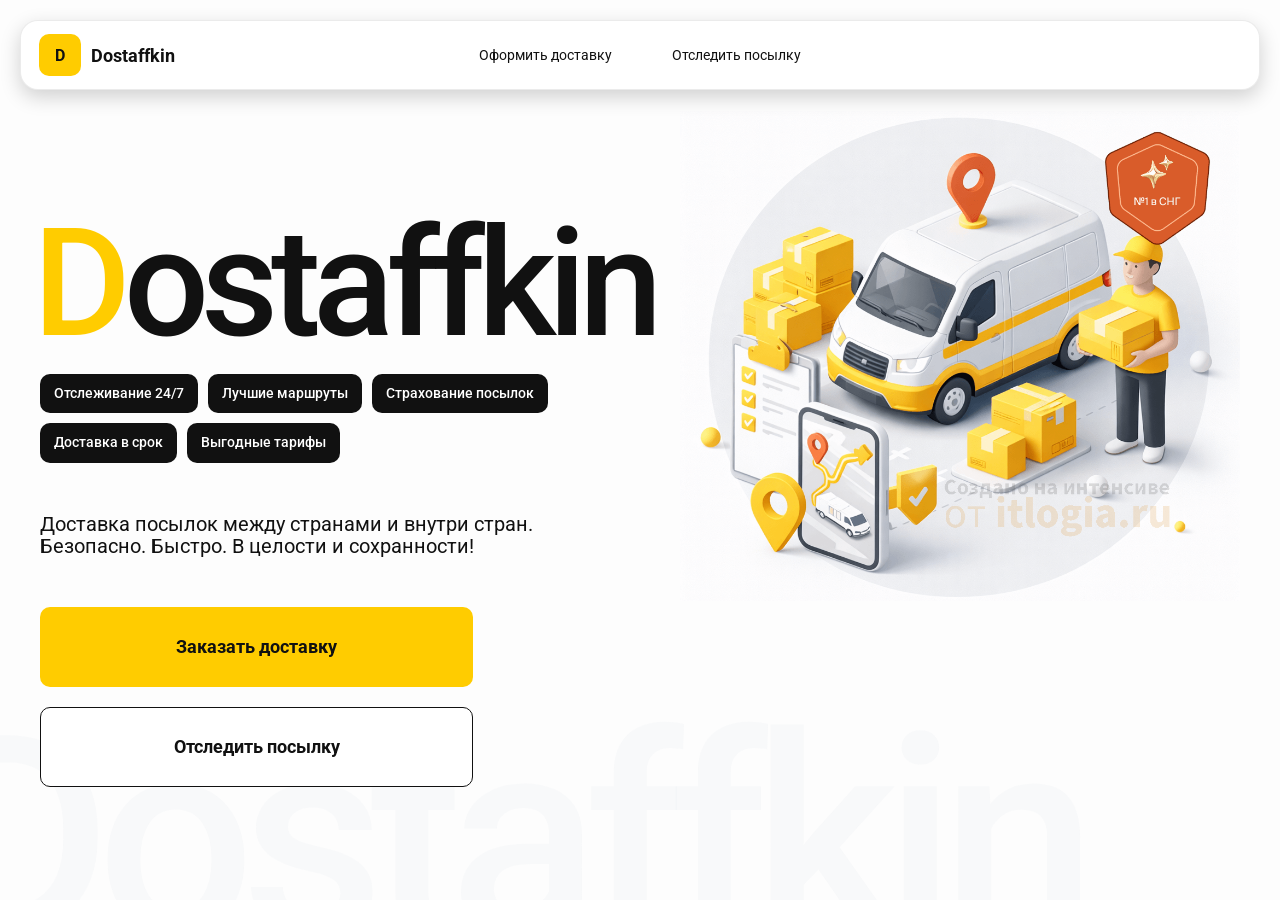
<file: index.html>
<!doctype html>
<html lang="ru">

<head>
    <meta charset="utf-8" />
    <meta name="viewport" content="width=device-width,initial-scale=1,maximum-scale=1,user-scalable=0" />
    <title>Dostaffkin — Доставка посылок между странами и внутри стран. Безопасно. Быстро. В целости и сохранности!
    </title>

    <link href="styles/base.css" rel="stylesheet" />
    <link href="styles/base_adaptive.css" rel="stylesheet" />
    <link href="styles/index.css" rel="stylesheet" />
    <link href="styles/index_adaptive.css" rel="stylesheet" />
</head>

<body>
    <div class="container">
        <header class="header">
            <a class="header-brand" href="#">
                <div class="header-logo">D</div>
                <div class="header-title">Dostaffkin</div>
            </a>
            <nav class="header-menu">
                <a class="header-link" href="./order.html">Оформить <span>доставку</span></a>
                <a class="header-link" href="./track.html">Отследить <span>посылку</span></a>
            </nav>
        </header>
        <main class="main">
            <section class="main-info">
                <div class="main-title">
                    <span>D</span>ostaffkin
                </div>
                <div class="main-features">
                    <div class="main-feature">Отслеживание 24/7</div>
                    <div class="main-feature">Лучшие маршруты</div>
                    <div class="main-feature">Страхование посылок</div>
                    <div class="main-feature">Доставка в срок</div>
                    <div class="main-feature">Выгодные тарифы</div>
                </div>
                <div class="main-description">
                    Доставка посылок между странами и внутри стран.
                    Безопасно. Быстро. В целости и сохранности!
                </div>
                <div class="main-actions">
                    <a class="button" type="button" href="./order.html">Заказать доставку</a>
                    <a class="button button-white" type="button" href="./track.html">Отследить посылку</a>
                </div>
            </section>
            <div class="main-title-ghost">Dostaffkin</div>
            <section class="main-image">
                <img src="images/main-image.png" alt="Main image" />
            </section>
        </main>
    </div>
</body>
</html>
</file>
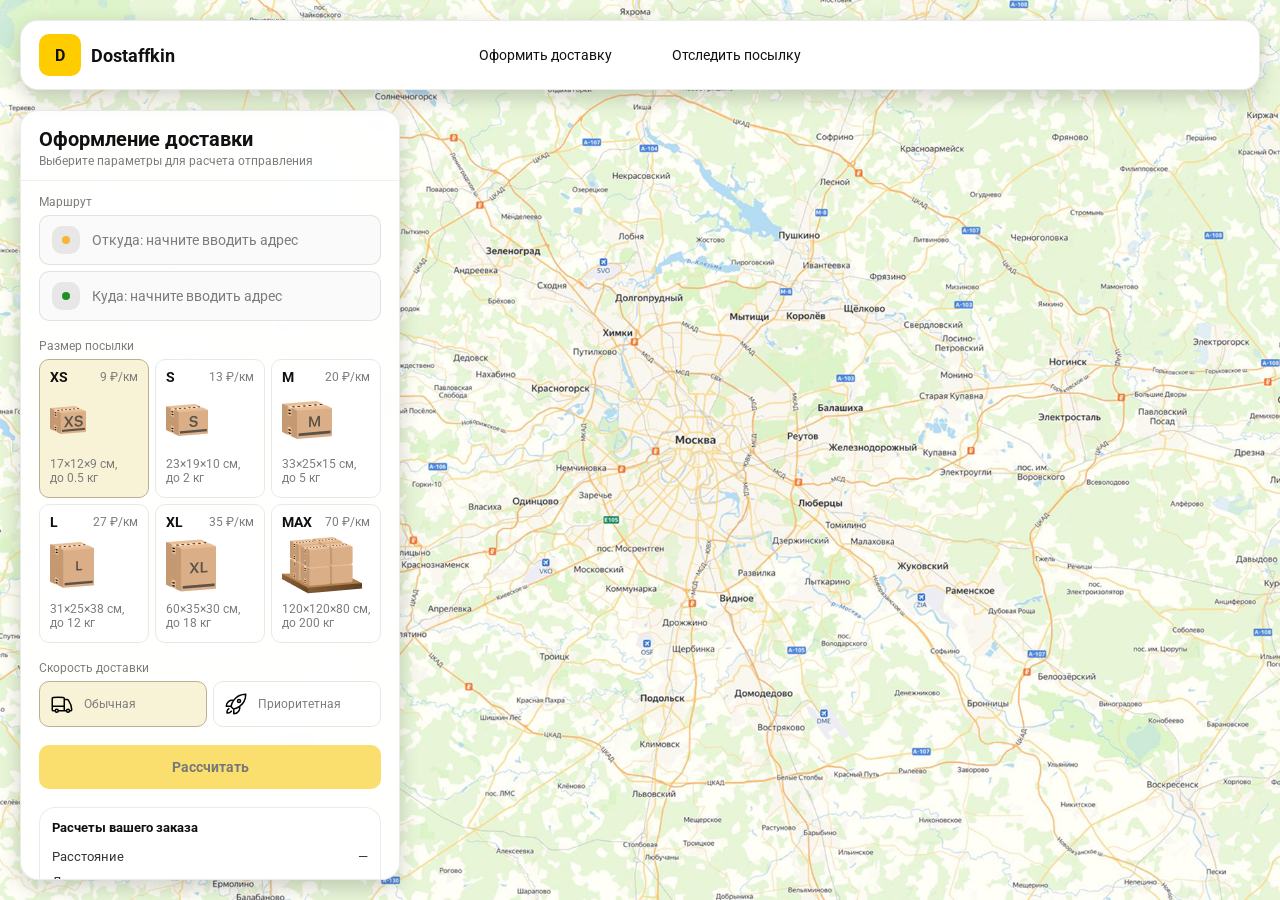
<file: order.html>
<!doctype html>
<html lang="ru">

<head>
    <meta charset="utf-8" />
    <meta name="viewport" content="width=device-width,initial-scale=1,maximum-scale=1,user-scalable=0" />
    <title>Оформление доставки</title>

    <link rel="stylesheet" href="styles/base.css" />
    <link rel="stylesheet" href="styles/base_adaptive.css" />

    <link rel="stylesheet" href="styles/order.css" />
    <link rel="stylesheet" href="styles/order_adaptive.css" />
</head>

<body>
    <div id="map"></div>
    <header class="header">
        <a class="header-brand" href="./index.html">
            <div class="header-logo">D</div>
            <div class="header-title">Dostaffkin</div>
        </a>
        <nav class="header-menu">
            <a class="header-link" href="#">Оформить <span>доставку</span></a>
            <a class="header-link" href="./track.html">Отследить <span>посылку</span></a>
        </nav>
    </header>

    <aside class="main" id="sidebar">
        <div class="main-header">
            <div class="main-title">Оформление доставки</div>
            <div class="main-text">Выберите параметры для расчета отправления</div>
        </div>
        <div class="main-content">
            <div class="main-route">
                <div class="main-block-title">Маршрут</div>
                <div class="main-fields">
                    <div class="main-field" id="fromField">
                        <div class="main-pin"></div>
                        <input id="from" placeholder="Откуда: начните вводить адрес" autocomplete="off" />
                        <div class="main-ac" id="fromAc" role="listbox" aria-label="Подсказки адресов"></div>
                    </div>

                    <div class="main-field" id="toField">
                        <div class="main-pin"></div>
                        <input id="to" placeholder="Куда: начните вводить адрес" autocomplete="off" />
                        <div class="main-ac" id="toAc" role="listbox" aria-label="Подсказки адресов"></div>
                    </div>
                </div>
            </div>
            <div class="main-package">
                <div class="main-block-title">Размер посылки</div>

                <div class="main-sizes">
                    <div class="main-size-card is-active" data-value="xs">
                        <div class="main-size-top">
                            <div class="main-size-label">XS</div>
                            <div class="main-size-rate">9 ₽/км</div>
                        </div>
                        <div class="main-size-media">
                            <img src="images/sizes/xs.png" alt="Короб XS" />
                        </div>
                        <div class="main-size-description">17×12×9 см,<br>до 0.5 кг</div>
                    </div>

                    <div class="main-size-card" data-value="s">
                        <div class="main-size-top">
                            <div class="main-size-label">S</div>
                            <div class="main-size-rate">13 ₽/км</div>
                        </div>
                        <div class="main-size-media">
                            <img src="images/sizes/s.png" alt="Короб S" />
                        </div>
                        <div class="main-size-description">23×19×10 см,<br>до 2 кг</div>
                    </div>

                    <div class="main-size-card" data-value="m">
                        <div class="main-size-top">
                            <div class="main-size-label">M</div>
                            <div class="main-size-rate">20 ₽/км</div>
                        </div>
                        <div class="main-size-media">
                            <img src="images/sizes/m.png" alt="Короб M" />
                        </div>
                        <div class="main-size-description">33×25×15 см,<br>до 5 кг</div>
                    </div>

                    <div class="main-size-card" data-value="l">
                        <div class="main-size-top">
                            <div class="main-size-label">L</div>
                            <div class="main-size-rate">27 ₽/км</div>
                        </div>
                        <div class="main-size-media">
                            <img src="images/sizes/l.png" alt="Короб L" />
                        </div>
                        <div class="main-size-description">31×25×38 см,<br>до 12 кг</div>
                    </div>

                    <div class="main-size-card" data-value="xl">
                        <div class="main-size-top">
                            <div class="main-size-label">XL</div>
                            <div class="main-size-rate">35 ₽/км</div>
                        </div>
                        <div class="main-size-media">
                            <img src="images/sizes/xl.png" alt="Короб XL" />
                        </div>
                        <div class="main-size-description">60×35×30 см,<br>до 18 кг</div>
                    </div>

                    <div class="main-size-card" data-value="max">
                        <div class="main-size-top">
                            <div class="main-size-label">MAX</div>
                            <div class="main-size-rate">70 ₽/км</div>
                        </div>
                        <div class="main-size-media main-size-media-palleta">
                            <img src="images/sizes/max.png" alt="Паллета" />
                        </div>
                        <div class="main-size-description">120×120×80 см,<br>до 200 кг</div>
                    </div>
                </div>
            </div>
            <div class="main-speed">
                <div class="main-block-title">Скорость доставки</div>

                <div class="main-speeds">
                    <div class="main-speed-card is-active" data-value="regular">
                        <img class="main-speed-media" src="images/icons/regular.svg" alt="Regular" />
                        <div class="main-speed-description">Обычная</div>
                    </div>
                    <div class="main-speed-card" data-value="fast">
                        <img class="main-speed-media" src="images/icons/fast.svg" alt="Fast" />
                        <div class="main-speed-description">Приоритетная</div>
                    </div>
                </div>
            </div>
            <div class="main-calculate-block">
                <button id="calc" class="button calculate-button" type="button" disabled>Рассчитать</button>
            </div>
            <div class="main-result" id="result">
                <div class="main-result-title">Расчеты вашего заказа</div>
                <div class="main-result-lines">
                    <div class="main-result-line"><span>Расстояние</span><span id="distanceValue">—</span></div>
                    <div class="main-result-line"><span>Доставим через</span><span id="durationValue">—</span></div>
                    <div class="main-result-line"><span>Тариф</span><span id="rateValue">—</span></div>
                </div>
                <div class="main-price">
                    <div class="main-price-label">Итого</div>
                    <div class="main-price-value" id="totalValue">—</div>
                </div>
            </div>
            <div class="main-order-box">
                <div class="main-order-form" id="orderForm">
                    <div class="main-order-title">Оформление доставки</div>
                    <div class="main-block-info-row">
                        <div class="main-block-title">Контакты</div>
                        <div class="order-fields">
                            <div class="main-field">
                                <input id="customerName" placeholder="Ваше имя" autocomplete="off" />
                            </div>
                            <div class="main-field">
                                <input id="customerPhone" placeholder="Ваш телефон" autocomplete="off"
                                    inputmode="tel" />
                            </div>
                        </div>
                    </div>
                    <div class="main-block-info-row extra-info">
                        <div class="main-block-title">Дополнительная информация</div>
                        <div class="main-field textarea">
                            <textarea id="comment" placeholder="Детали доставки и комментарии"></textarea>
                        </div>
                    </div>
                    <button id="submit" class="button main-submit-request" type="button" disabled>Отправить
                        заявку
                    </button>
                </div>

                <div class="main-order-success" id="orderSuccess">
                    <div class="main-success-icon">✓</div>
                    <div class="main-success-title">Заявка отправлена!</div>
                    <div class="main-success-title">Номер отправления – <span id="orderId"></span></div>
                    <div class="main-success-subtitle">Мы скоро свяжемся с вами</div>
                </div>
            </div>
        </div>
    </aside>
</body>

</html>
</file>
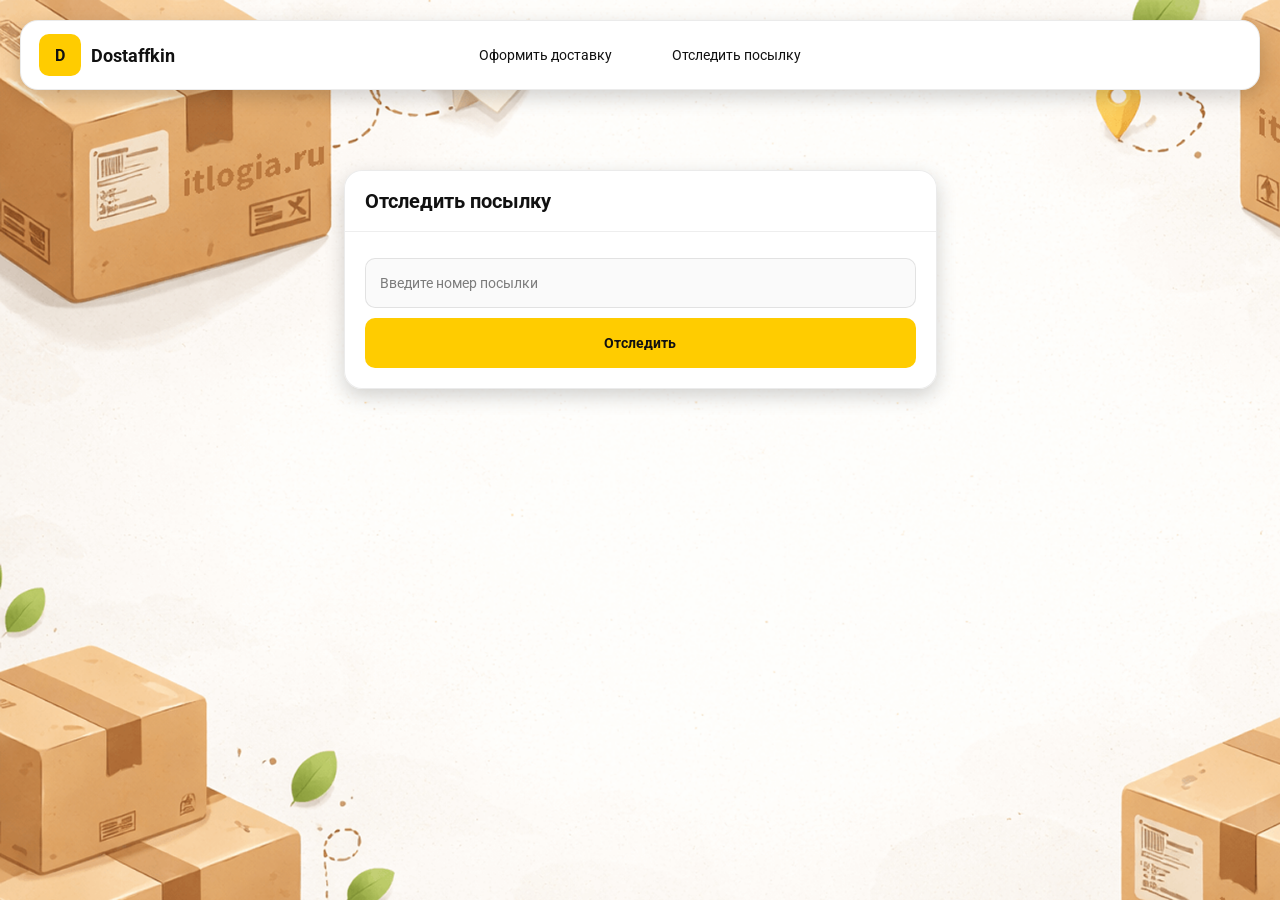
<file: track.html>
<!doctype html>
<html lang="ru">

<head>
    <meta charset="utf-8" />
    <meta name="viewport" content="width=device-width,initial-scale=1,maximum-scale=1,user-scalable=0" />
    <title>Отследить посылку</title>
    <link rel="stylesheet" href="styles/base.css" />
    <link rel="stylesheet" href="styles/base_adaptive.css" />

    <link rel="stylesheet" href="styles/track.css" />
    <link rel="stylesheet" href="styles/track_adaptive.css" />
</head>

<body>
    <div class="container">
        <header class="header">
            <a class="header-brand" href="./index.html">
                <div class="header-logo">D</div>
                <div class="header-title">Dostaffkin</div>
            </a>
            <nav class="header-menu">
                <a class="header-link" href="./order.html">Оформить <span>доставку</span></a>
                <a class="header-link" href="#">Отследить <span>посылку</span></a>
            </nav>
        </header>
        <main class="track-content">
            <section class="track-card track-search">
                <div class="track-title">Отследить посылку</div>
                <div class="track-action">
                    <div class="main-field track-field">
                        <input id="trackNumber" placeholder="Введите номер посылки" autocomplete="off" />
                    </div>
                    <button id="trackButton" class="button track-button" type="button">Отследить</button>
                </div>
            </section>
            <section class="track-card track-result" id="trackResult">
                <div class="track-result-header">
                    <div class="track-id" id="trackIdValue"></div>
                    <div class="track-routes">
                        <div class="track-route">
                            <div class="track-route-pin">
                                <svg xmlns="http://www.w3.org/2000/svg" fill="none" viewBox="0 0 24 24"
                                    stroke-width="1.5" stroke="orange" class="size-6">
                                    <path stroke-linecap="round" stroke-linejoin="round"
                                        d="M15 10.5a3 3 0 1 1-6 0 3 3 0 0 1 6 0Z" />
                                    <path stroke-linecap="round" stroke-linejoin="round"
                                        d="M19.5 10.5c0 7.142-7.5 11.25-7.5 11.25S4.5 17.642 4.5 10.5a7.5 7.5 0 1 1 15 0Z" />
                                </svg>
                            </div>
                            <div class="track-route-address" id="trackFromValue">
                                Откуда: Москва, улица Арбат, 1
                            </div>
                        </div>
                        <div class="track-route track-route-arrow">
                            <svg xmlns="http://www.w3.org/2000/svg" fill="none" viewBox="0 0 24 24" stroke-width="1.5"
                                stroke="currentColor" class="size-6">
                                <path stroke-linecap="round" stroke-linejoin="round"
                                    d="M19.5 13.5 12 21m0 0-7.5-7.5M12 21V3" />
                            </svg>
                        </div>
                        <div class="track-route">
                            <div class="track-route-pin">
                                <svg xmlns="http://www.w3.org/2000/svg" fill="none" viewBox="0 0 24 24"
                                    stroke-width="1.5" stroke="green" class="size-6">
                                    <path stroke-linecap="round" stroke-linejoin="round"
                                        d="M15 10.5a3 3 0 1 1-6 0 3 3 0 0 1 6 0Z" />
                                    <path stroke-linecap="round" stroke-linejoin="round"
                                        d="M19.5 10.5c0 7.142-7.5 11.25-7.5 11.25S4.5 17.642 4.5 10.5a7.5 7.5 0 1 1 15 0Z" />
                                </svg>
                            </div>
                            <div class="track-route-address" id="trackToValue">
                                Куда: Минск, проспект Независимости, 58
                            </div>
                        </div>
                    </div>
                </div>
                <div class="track-info">
                    <div class="track-status-title">Статус данной посылки:</div>
                    <div class="track-status-list" id="trackStatusList">


                        <div class="track-status created">
                            <img src="images/icons/created.svg" class="track-status-icon" alt="Created">
                            <div class="track-status-text">
                                <div class="track-status-text-state">Создан</div>
                                <div class="track-status-text-date">10.01.2026</div>
                            </div>
                        </div>

                        <div class="track-status in-way">
                            <img src="images/icons/in-way.svg" class="track-status-icon" alt="In way">
                            <div class="track-status-text">
                                <div class="track-status-text-state">В пути: Москва</div>
                                <div class="track-status-text-date">18.01.2026</div>
                            </div>
                        </div>

                        <div class="track-status ready">
                            <img src="images/icons/ready.svg" class="track-status-icon" alt="Ready">
                            <div class="track-status-text">
                                <div class="track-status-text-state">Готов к выдаче</div>
                                <div class="track-status-text-date">25.01.2026</div>
                            </div>
                        </div>

                        <div class="track-status done">
                            <img src="images/icons/done.svg" class="track-status-icon" alt="Done">
                            <div class="track-status-text">
                                <div class="track-status-text-state">Вручен</div>
                                <div class="track-status-text-date">27.01.2026</div>
                            </div>
                        </div>

                    </div>
                </div>
            </section>
        </main>


    </div>

</body>

</html>
</file>
<file: styles/base.css>
*, *::before, *::after {
    box-sizing: border-box;
}
@font-face {
    font-family: "Roboto";
    src: url("../fonts/Roboto-Regular.ttf");
    font-weight: normal;
}

@font-face {
    font-family: "Roboto";
    src: url("../fonts/Roboto-Bold.ttf");
    font-weight: bold;
}

@font-face {
    font-family: "Roboto";
    src: url("../fonts/Roboto-Medium.ttf");
    font-weight: 500;
}

html, body {
    margin: 0;
    color: #111111;
    font-family: "Roboto", sans-serif;
}

body {
    background: #FDFDFD;
}


.header {
    border-radius: 18px;
    box-shadow: 0 7px 20px 0 #0000002E;
    backdrop-filter: blur(10px);
    background: #ffffff;
    left: 20px;
    border: 1px solid rgba(0, 0, 0, 0.08);
    position: fixed;
    right: 20px;
    top: 20px;
    padding: 14px 18px;
    height: 70px;
    display: flex;
    align-items: center;
    z-index: 6;
}
.header-brand {
    display: flex;
    align-items: center;
    text-decoration: none;
    gap: 10px;
}

.header-logo {
    width: 42px;
    height: 42px;
    border-radius: 10px;
    background: #FFCC00;
    display: grid;
    place-items: center;
    font-weight: bold;
    color: #111;
}

.header-title {
    font-size: 18px;
    font-weight: bold;
    color: #111111;
    text-decoration: none;
}
.header-menu {
    display: flex;
    align-items: center;
    gap: 60px;
    margin: 0;
    position: absolute;
    left: 50%;
    transform: translateX(-50%);
}

.header-link {
    font-size: 14px;
    color: #111111;
    text-decoration: none;
}
.button {
    border: 0;
    outline: none;
    height: 44px;
    border-radius: 10px;
    font-size: 14px;
    font-weight: bold;
    cursor: pointer;
    font-family: inherit;
    transition: transform .08s ease, opacity .12s ease;
    background: #ffcc00;
    color: #111111;
    text-align: center;
    text-decoration: none;
}

.button:hover {
    background-color: #E5BC19;
}

.button:disabled {
    cursor: not-allowed;
    background-color: #FADE6E;
    color: #787878;
    transform: none;
}

.button.button-white {
    background: #ffffff;
    border: 1px solid #111111;
}

.button.button-white:hover {
    background: rgb(241 241 241);
}
.main-field {
    display: flex;
    align-items: center;
    margin-top: 6px;
    gap: 10px;
    border: 1px solid #1111111A;
    background: #FAFAFA;
    border-radius: 10px;
    padding: 10px 12px;
    position: relative;
    box-sizing: border-box;
    height: 50px;
}

.main-field.textarea {
    height: auto;
}

.main-pin {
    width: 28px;
    height: 28px;
    border-radius: 10px;
    background: rgba(17, 17, 17, 0.08);
    display: grid;
    place-items: center;
    flex: 0 0 auto;
    position: relative;
}

.main-pin::before {
    content: "";
    width: 8px;
    height: 8px;
    border-radius: 999px;
    background: orange;
    opacity: .75;
    display: block;
}

.main-field:last-child .main-pin::before {
    background: green;
    opacity: .85;
}

input, textarea {
    width: 100%;
    border: 0;
    outline: none;
    background: transparent;
    font-size: 14px;
    color: #111111;
    font-family: inherit;
}

textarea {
    resize: vertical;
    min-height: 72px;
    padding: 2px 0;
}

input::placeholder, textarea::placeholder {
    color: #7C7C7C;
}

.main-field:focus-within {
    border-color: rgba(0, 0, 0, 0.20);
    box-shadow: 0 0 0 4px rgba(255, 204, 0, 0.35);
    background: rgba(255, 255, 255, 0.75);
}
</file>
<file: styles/base_adaptive.css>
@media (max-width: 767px) {
    .header {
        left: 10px;
        right: 10px;
        top: 10px;
    }

    .header-link span {
        display: none;
    }

    .header-menu {
        gap: 20px;
        justify-content: flex-start;
        margin: 0 0 0 30px;
        position: static;
        transform: none;
    }
}

@media (max-width: 420px) {
    .header-title {
        display: none;
    }
}

@media (max-width: 374px) {
    .header-menu {
        gap: 10px;
        margin: 0 0 0 10px;
    }
}
</file>
<file: styles/index.css>
.container {
    overflow: hidden;
    min-height: 100vh;
}
.main {
    padding: 111px 40px 40px;
    position: relative;
    display: flex;
}
.main-info {
    max-width: 840px;
    width: 100%;
    position: relative;
}
.main-title {
    margin-top: 98px;
    font-weight: 500;
    font-size: 200px;
    line-height: 1;
    letter-spacing: -0.05em;
    color: #111111;
    left: -15px;
    position: relative;
}

.main-title span {
    color: #ffcc00;
}
.main-features {
    margin-top: 15px;
    display: flex;
    flex-wrap: wrap;
    gap: 10px;
}

.main-feature {
    background: #111111;
    color: #ffffff;
    padding: 12px 14px;
    font-weight: 500;
    font-size: 14px;
    line-height: 1.1;
    border-radius: 10px;
}
.main-description {
    margin-top: 50px;
    max-width: 500px;
    font-size: 20px;
    line-height: 1.1;
    color: #111111;
}
.main-actions {
    margin-top: 50px;
    display: flex;
    flex-direction: column;
    gap: 20px;
}

.main-actions .button {
    height: 80px;
    width: 433px;
    font-size: 18px;
    font-weight: bold;
    place-items: center;
    display: grid;
}
.main-title-ghost {
    position: absolute;
    z-index: -1;
    left: -70px;
    bottom: -150px;
    font-weight: 500;
    font-size: 278px;
    line-height: 1;
    letter-spacing: -0.05em;
    color: #ECEDF04D;
}
.main-image {
    width: 1024px;
    top: 100px;
    z-index: -2;
}

.main-image img {
    width: 100%;
    max-width: 1024px;
    height: auto;
    display: block;
}
</file>
<file: styles/index_adaptive.css>
@media (max-width: 1760px) {
    .main-title {
        font-size: 150px;
        left: -7px;
    }

    .main-info {
        max-width: 640px;
    }
}
@media (max-width: 1200px) {
    .main-info {
        max-width: 540px;
    }

    .main {
        padding: 111px 20px 20px;
    }

    .main-title {
        font-size: 120px;
        left: -4px;
    }

    .main-title-ghost {
        font-size: 220px;
    }
}
@media (max-width: 1024px) {
    .main-title {
        margin-top: 30px;
    }

    .main {
        flex-direction: column-reverse;
    }

    .main-image {
        max-width: 350px;
        position: absolute;
        left: 370px;
        top: 370px;
    }

    .main-info {
        max-width: 100%;
    }

    .main-actions {
        gap: 10px;
    }

    .main-actions .button {
        height: 50px;
        font-size: 14px;
        width: auto;
        max-width: 300px;
    }

    .main-description {
        max-width: 350px;
    }
}@media (max-width: 570px) {
    .main-title {
        font-size: 88px;
    }

    .main-description {
        max-width: 100%
    }

    .main-actions {
       width: 100%;
    }

    .main-actions .button {
        width: 100%;
        max-width: 100%
    }

    .main-image {
        max-width: 650px;
        position: absolute;
        left: 170px;
        top: 70px;
        opacity: 0.2;
    }
}
@media (max-width: 400px) {
    .main-title {
        font-size: 70px;
    }
}
</file>
<file: styles/order.css>
#map {
    background-image: url("../images/order-bg.png");
    background-size: cover;
    position: fixed;
    inset: 0;
}
.main {
    border-radius: 18px;
    box-shadow: 0 7px 20px 0 #0000002E;
    backdrop-filter: blur(10px);
    background: rgba(255, 255, 255, 0.96);
    left: 20px;
    border: 1px solid rgba(0, 0, 0, 0.08);
    position: fixed;
    top: 110px;
    bottom: 20px;
    width: 380px;
    display: flex;
    flex-direction: column;
    overflow: hidden;
    z-index: 5;
}
.main-header {
    padding: 18px 18px 12px 18px;
    border-bottom: 1px solid rgba(0, 0, 0, 0.06);
    display: flex;
    flex-direction: column;
}

.main-title {
    font-size: 20px;
    line-height: 100%;
    font-weight: bold;
}

.main-text {
    font-size: 12px;
    margin-top: 5px;
    color: #7C7C7C;
}
.main-content {
    padding: 14px 18px 18px 18px;
    overflow: auto;
    scrollbar-width: none;
    display: flex;
    flex-direction: column;
    gap: 18px;
    flex: 1;
}
.main-block-title {
    font-size: 12px;
    color: #7C7C7C;
}

.main-route .main-block-title,
.main-package .main-block-title {
    margin-bottom: 6px;
}
.main-sizes {
    display: grid;
    gap: 6px;
    grid-template-columns: repeat(3, 1fr);
}

.main-size-card {
    border: 1px solid #E8E8E7;
    background: #FFFFFF;
    border-radius: 10px;
    padding: 10px;
    cursor: pointer;
    user-select: none;
    transition: transform .08s ease, border-color .12s ease, background .12s ease;
    min-height: 139px;
}

.main-size-card:hover {
    transform: translateY(-1px);
}

.main-size-card.is-active {
    background-color: #F8F2D6;
    border-color: #B7B196;
}

.main-size-top {
    display: flex;
    align-items: center;
    justify-content: space-between;
}

.main-size-label {
    font-weight: bold;
    font-size: 14px;
    color: #111111;
    line-height: 100%;
}

.main-size-rate {
    font-size: 12px;
    color: #7C7C7C;
    line-height: 100%;
}

.main-size-media {
    margin-top: 8px;
    height: 57px;
}

.main-size-description {
    margin-top: 8px;
    font-size: 12px;
    color: #7C7C7C;
    line-height: 1.2;
}
.calculate-button {
    width: 100%;
}
.main-result {
    border: 1px solid rgba(0, 0, 0, 0.08);
    background: rgba(255, 255, 255, 0.75);
    border-radius: 16px;
    padding: 12px;
    line-height: 1.25;
}

.main-result-title {
    font-weight: bold;
    font-size: 13px;
    color: #111111;
    margin-bottom: 13px;
}

.main-result-lines {
    gap: 8px;
    display: flex;
    flex-direction: column;
}

.main-result-line {
    font-size: 13px;
    color: rgba(17, 17, 17, 0.85);
    display: flex;
    justify-content: space-between;
}

.main-price {
    margin-top: 18px;
    padding-top: 10px;
    border-top: 1px dashed rgba(0, 0, 0, 0.12);
    display: flex;
    align-items: baseline;
    justify-content: space-between;
}

.main-price-label {
    font-size: 12px;
    color: rgba(17, 17, 17, 0.55);
}

.main-price-value {
    font-size: 20px;
    font-weight: bold;
    color: #111111;
    letter-spacing: -0.3px;
}
.main-order-box {
    background: #ffffff;
    border: 1px solid #E8E8E7;
    border-radius: 10px;
    padding: 12px;
}

.main-order-title {
    margin-bottom: 8px;
    font-weight: bold;
    font-size: 14px;
    color: #111111;
}

.main-block-info {
    display: flex;
    flex-direction: column;
    gap: 6px;
}

.order-fields {
    display: grid;
    grid-template-columns: 1fr 1fr;
    column-gap: 10px;
    margin-top: 6px;
}

.main-block-info-row.extra-info {
    display: block;
    margin-top: 13px;
}

.main-submit-request {
    width: 100%;
    margin-top: 6px;
}

.main-order-success {
    display: none;
    text-align: center;
    padding: 22px 12px;
    gap: 12px;
}

.main-order-success.is-visible {
    display: flex;
    flex-direction: column;
    align-items: center;
}

.main-success-icon {
    width: 56px;
    height: 56px;
    border-radius: 50%;
    background: #16a34a;
    color: #ffffff;
    display: grid;
    place-items: center;
    font-size: 30px;
}

.main-success-title {
    font-size: 14px;
    font-weight: bold;
    color: #111111;
}

.main-success-subtitle {
    font-size: 12px;
    color: rgba(17, 17, 17, 0.55);
    line-height: 1.3;
}
.main-speed .main-block-title {
    margin-bottom: 6px;
}

.main-speeds {
    display: grid;
    gap: 6px;
    grid-template-columns: repeat(2, 1fr);
}

.main-speed-card {
    border: 1px solid #E8E8E7;
    background: #FFFFFF;
    border-radius: 10px;
    padding: 10px;
    cursor: pointer;
    user-select: none;
    transition: transform .08s ease, border-color .12s ease, background .12s ease;
    display: flex;
    align-items: center;
    gap: 10px;
}

.main-speed-card:hover {
    transform: translateY(-1px);
}

.main-speed-card.is-active {
    background-color: #F8F2D6;
    border-color: #B7B196;
}

.main-speed-description {
    font-size: 12px;
    color: #7C7C7C;
    line-height: 1.2;
}
</file>
<file: styles/order_adaptive.css>
@media (max-width: 767px) {
    .main {
        left: 10px;
        right: 10px;
        top: 50%;
        bottom: 12px;
        width: auto;
        max-width: none;
    }
}

@media (max-width: 420px) {
    .main-sizes {
        grid-template-columns: repeat(2, 1fr);
    }
}
</file>
<file: styles/track.css>
.container {
    background: #F4F4F4 url("../images/track-bg.png");
    background-size: cover;
    min-height: 100vh;
    padding: 170px 0 50px 0;
}
.track-content {
    width: 593px;
    margin: 0 auto;
}
.track-card {
    width: 100%;
    border-radius: 18px;
    box-shadow: 0 7px 20px 0 #0000002E;
    backdrop-filter: blur(10px);
    background: rgba(255, 255, 255, 0.96);
    border: 1px solid rgba(0, 0, 0, 0.08);
}

.track-title {
    font-size: 20px;
    line-height: 100%;
    font-weight: bold;
    border-bottom: 1px solid #EEEEEE;
    padding: 20px;
}

.track-action {
    padding: 20px;
}

.track-button {
    width: 100%;
    height: 50px;
}

.track-field {
    margin-bottom: 10px;
}
.track-result {
    margin-top: 5px;
    display: none;
}

.track-result.is-visible {
    display: block;
}

.track-result-header {
    font-weight: bold;
    font-size: 14px;
    color: #111111;
    padding: 20px;
    border-bottom: 1px solid #EEEEEE;
}

.track-id {
    margin-bottom: 12px;
    font-size: 20px;
}

.track-routes {
    display: flex;
    flex-direction: column;
    gap: 10px;
    font-weight: normal;
}

.track-route {
    display: flex;
    align-items: center;
    gap: 10px;
}

.track-route-pin {
    width: 24px;
    height: 24px;
    flex-shrink: 0;
}

.track-route-arrow {
    padding: 15px 0;
    width: 24px;
    height: 24px;
}

.track-info {
    padding: 20px;
}

.track-status {
    display: flex;
    align-items: center;
    font-size: 12px;
    gap: 10px;
}

.track-status-title {
    font-size: 14px;
    color: #111111;
    margin-bottom: 20px;
}

.track-status-list {
    display: flex;
    flex-direction: column;
    gap: 15px;
}

.track-status-icon {
    width: 40px;
    height: 40px;
    border-radius: 50%;
    background: rgba(17, 17, 17, 0.08);
    display: grid;
    place-items: center;
    flex: 0 0 auto;
}

.track-status.created .track-status-icon {
    background-color: #F1CB00;
}

.track-status.in-way .track-status-icon {
    background-color: #F08A11;
}

.track-status.ready .track-status-icon {
    background-color: #A35D0A;
}

.track-status.done .track-status-icon {
    background-color: #37C93B;
}

.track-status-text {
    display: flex;
    align-items: center;
    justify-content: space-between;
    color: #111111;
    font-size: 12px;
    flex: 1;
}

.track-status-date {
    color: rgba(17, 17, 17, 0.55);
}
</file>
<file: styles/track_adaptive.css>
@media (max-width: 767px) {
    .container {
        padding: 130px 0 50px 0;
    }

    .track-content {
        width: 100%;
        padding-left: 10px;
        padding-right: 10px;
    }

    .track-result-header {
        padding: 20px;
    }
}
</file>
